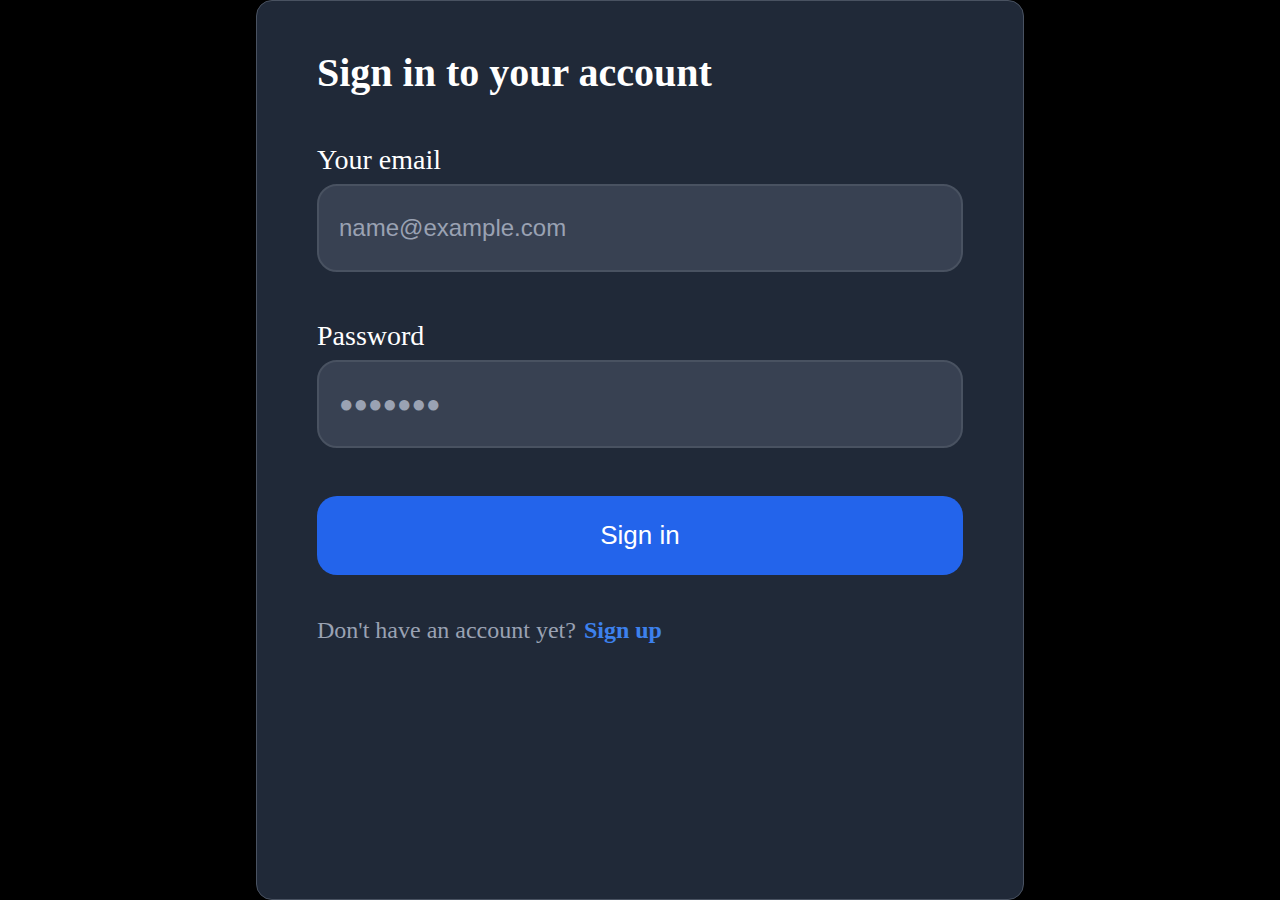
<file: database/index.html>
<!DOCTYPE html>
<html lang="en">
  <head>
    <meta charset="UTF-8" />
    <meta name="viewport" content="width=device-width, initial-scale=1.0" />
    <title>ログインホーム</title>
    <link rel="stylesheet" href="style.css" />
  </head>
  <body>
    <div class="form">
      <h1 class="heading">Sign in to your account</h1>
      <form action="" name="js-login-form">
        <div class="form-item">
          <label for="email" class="form-label">Your email</label>
          <input
            type="email"
            name="email"
            id="email"
            placeholder="name@example.com"
            autocomplete="email"
            class="form-item-input"
          />
        </div>
        <div class="form-item">
          <label for="password" class="form-label">Password</label>
          <input
            type="password"
            name="password"
            id="password"
            placeholder="●●●●●●●"
            autocomplete="current-password"
            class="form-item-input"
          />
        </div>
        <button type="button" class="btn" id="js-btn">Sign in</button>
      </form>
        <p class="form-text">
          Don't have an account yet?<a href="#" class="form-link">Sign up</a>
      </p>
    </div>

    <script src="./app.js"></script>
  </body>
</html>
</file>
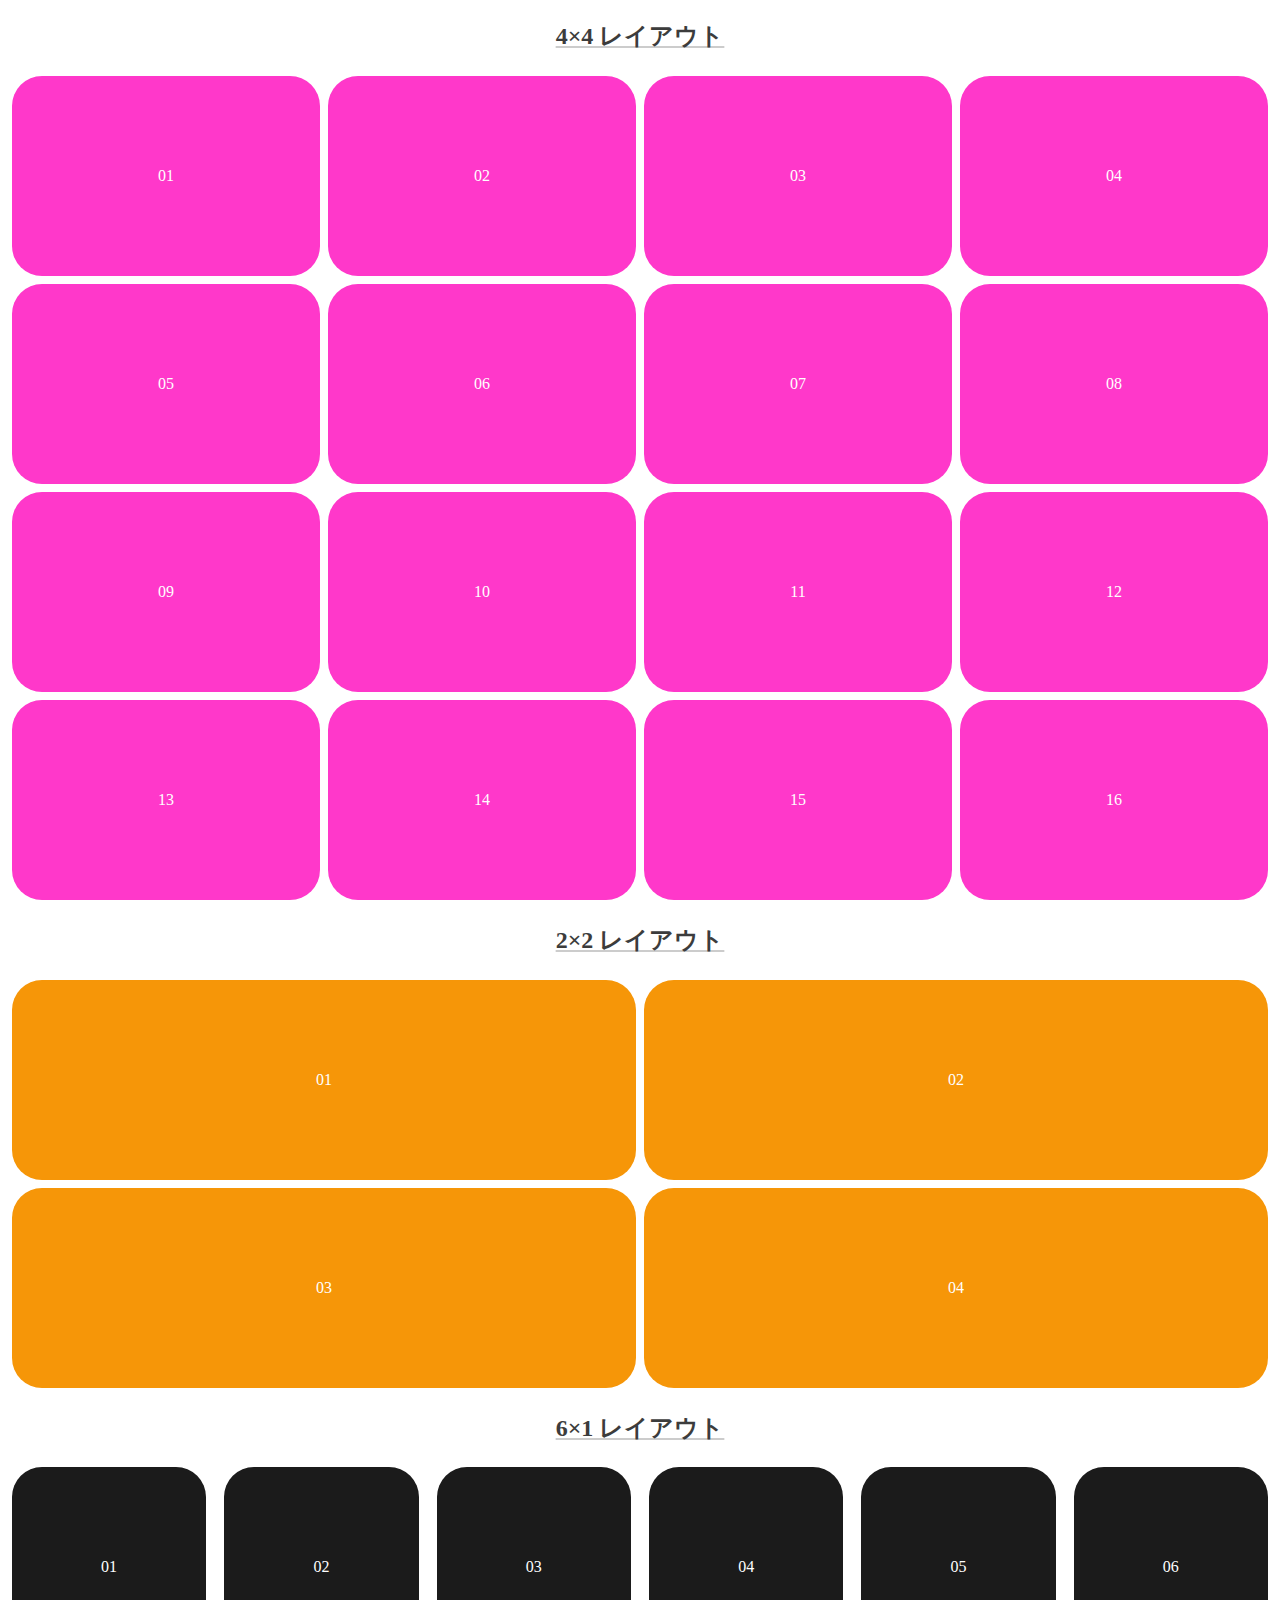
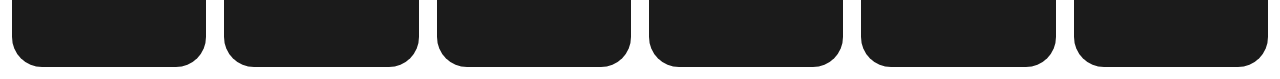
<file: html-css/grid/index.html>
<!DOCTYPE html>
<html lang="ja">
  <head>
    <meta charset="UTF-8" />
    <meta name="viewport" content="width=device-width, initial-scale=1.0" />
    <title>HTML-CSS</title>
    <link rel="stylesheet" href="style.css" />
  </head>
  <body>
    <h2 class="heading">4×4 レイアウト</h2>
    <div class="flex-grid">
      <div class="grid-item grid-col4-item">01</div>
      <div class="grid-item grid-col4-item">02</div>
      <div class="grid-item grid-col4-item">03</div>
      <div class="grid-item grid-col4-item">04</div>
      <div class="grid-item grid-col4-item">05</div>
      <div class="grid-item grid-col4-item">06</div>
      <div class="grid-item grid-col4-item">07</div>
      <div class="grid-item grid-col4-item">08</div>
      <div class="grid-item grid-col4-item">09</div>
      <div class="grid-item grid-col4-item">10</div>
      <div class="grid-item grid-col4-item">11</div>
      <div class="grid-item grid-col4-item">12</div>
      <div class="grid-item grid-col4-item">13</div>
      <div class="grid-item grid-col4-item">14</div>
      <div class="grid-item grid-col4-item">15</div>
      <div class="grid-item grid-col4-item">16</div>
    </div>

    <h2 class="heading">2×2 レイアウト</h2>
    <div class="flex-grid">
      <div class="grid-item grid-col2-item">01</div>
      <div class="grid-item grid-col2-item">02</div>
      <div class="grid-item grid-col2-item">03</div>
      <div class="grid-item grid-col2-item">04</div>
    </div>

    <h2 class="heading">6×1 レイアウト</h2>
    <div class="flex-grid">
      <div class="grid-item grid-col6-item">01</div>
      <div class="grid-item grid-col6-item">02</div>
      <div class="grid-item grid-col6-item">03</div>
      <div class="grid-item grid-col6-item">04</div>
      <div class="grid-item grid-col6-item">05</div>
      <div class="grid-item grid-col6-item">06</div>
    </div>
  </body>
</html>
</file>
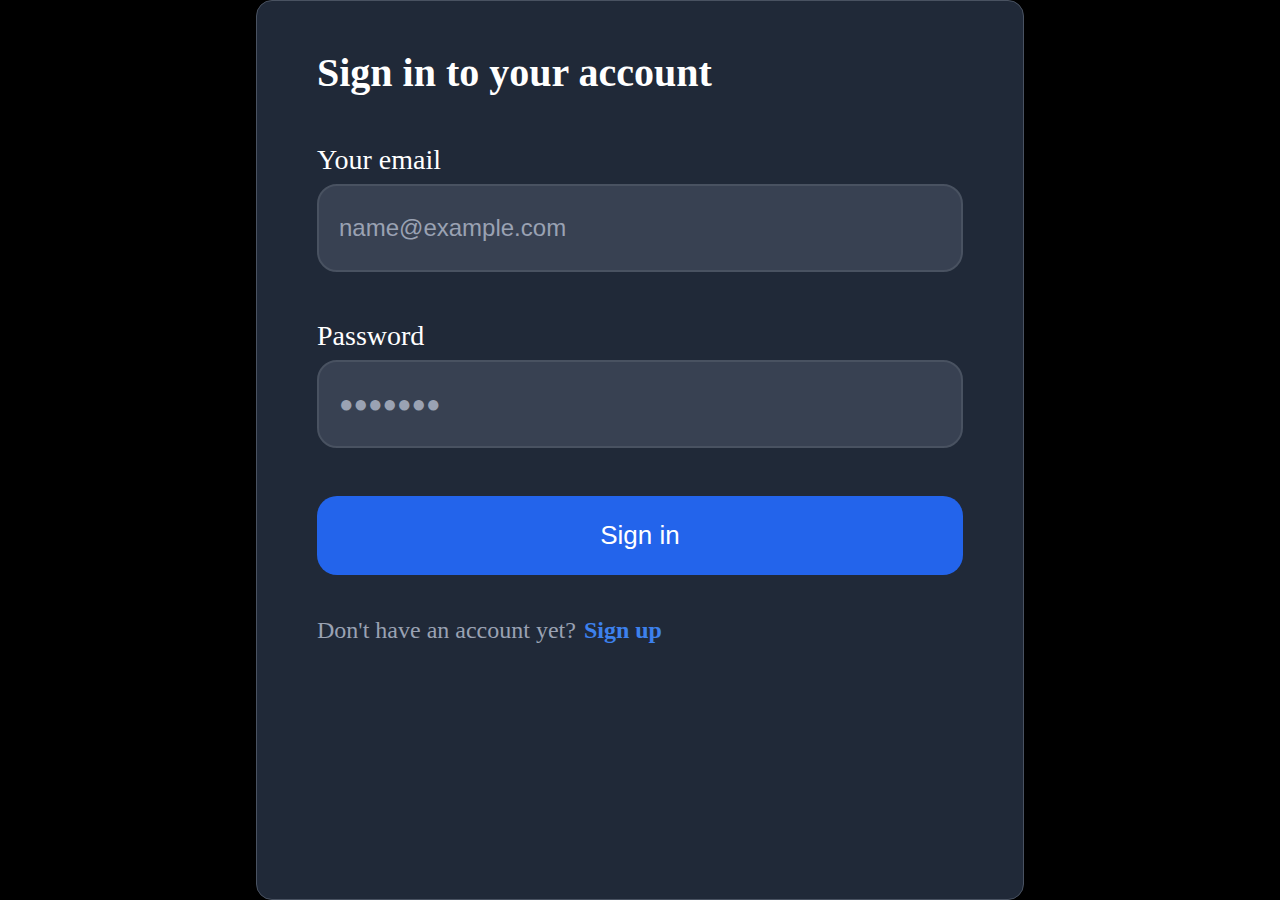
<file: html-css/login/index.html>
<!DOCTYPE html>
<html lang="en">
  <head>
    <meta charset="UTF-8" />
    <meta name="viewport" content="width=device-width, initial-scale=1.0" />
    <title>ログインホーム</title>
    <link rel="stylesheet" href="style.css" />
  </head>
  <body>
    <div class="form">
      <h1 class="heading">Sign in to your account</h1>
      <div class="form-item">
        <label for="email" class="form-label">Your email</label>
        <input
          type="email"
          name="email"
          id="email"
          placeholder="name@example.com"
          class="form-item-input"
        />
      </div>
      <div class="form-item">
        <label for="password" class="form-label">Password</label>
        <input
          type="password"
          name="password"
          id="password"
          placeholder="●●●●●●●"
          class="form-item-input"
        />
      </div>
      <button type="button" class="btn">Sign in</button>
      <p class="form-text">
        Don't have an account yet?<a href="#" class="form-link">Sign up</a>
      </p>
    </div>
  </body>
</html>
</file>
<file: database/style.css>
/*
*
*/
* {
  margin: 0;
  padding: 0;
  box-sizing: border-box;
}

/*
body
*/
body {
  background-color: #000;
}

/*
form
*/
.form {
  width: 60%;
  height: 100vh;
  margin: 0 auto;
  background-color: #202938;
  padding: 48px 60px 0 60px;
  border: 1px solid #495261;
  border-radius: 16px;
}

.form-item {
  display: flex;
  flex-direction: column;
  margin: 48px 0;
}

.form-item-input {
  border-radius: 20px;
  padding: 28px 20px;
  font-size: 24px;
  border: 2px solid #495261;
  background-color: #384152;
  color: #fff;
}

.form-item-input::placeholder {
  color: #9aa2b3;
}

.form-label {
  color: #fff;
  font-size: 28px;
  margin-bottom: 8px;
}

.form-text {
  margin-top: 42px;
  font-size: 24px;
  color: #9aa2b3;
}

.form-link {
  text-decoration: none;
  margin-left: 8px;
  color: #3d81ed;
  font-weight: bold;
}

/*
SP
*/
@media screen and (max-width: 768px) {
  .form {
    width: 100%;
    border-radius: 0;
    background-color: #202938;
    padding: 48px 16px 0 16px;
  }

  .form-item {
    display: flex;
    flex-direction: column;
    margin: 24px 0;
  }

  .form-item-input {
    border-radius: 8px;
    padding: 12px 4px;
    font-size: 14px;
    border: 1px solid #495261;
    background-color: #384152;
  }

  .form-label {
    color: #fff;
    font-size: 14px;
    margin-bottom: 8px;
  }

  .form-text {
    margin-top: 24px;
    font-size: 14px;
  }

  .form-link {
    margin-left: 4px;
  }
}

/*
heading
*/
.heading {
  text-align: left;
  color: #fff;
  font-size: 40px;
}

/*
SP
*/
@media screen and (max-width: 768px) {
  .heading {
    text-align: left;
    color: #fff;
    font-size: 20px;
  }
}

/*
btn
*/
.btn {
  background-color: #2364eb;
  border-radius: 20px;
  padding: 24px 0;
  width: 100%;
  border: none;
  color: #fff;
  font-size: 26px;
  cursor: pointer;
}

/*
SP
*/
@media screen and (max-width: 768px) {
  .btn {
    border-radius: 8px;
    padding: 12px 0;
    font-size: 14px;
  }
}
</file>
<file: html-css/grid/style.css>
/*
見出し
*/
.heading {
  color: #3c3c3c;
  text-align: center;
  text-decoration: underline #ccc;
}

/*
grid
*/
.flex-grid {
  width: 100%;
  margin: 0 auto;
  display: flex;
  flex-wrap: wrap;
  justify-content: space-between;
}

.grid-item {
  text-align: center;
  margin: 4px;
  line-height: 200px;
  color: #fff;
  border-radius: 30px;
}

.grid-col4-item {
  width: calc(25% - 8px);
  background-color: #ff38ca;
}

.grid-col2-item {
  width: calc(50% - 8px);
  background-color: #f69608;
}

.grid-col6-item {
  width: calc(16% - 8px);
  background-color: #1b1b1b;
}
</file>
<file: html-css/login/style.css>
/*
*
*/
* {
  margin: 0;
  padding: 0;
  box-sizing: border-box;
}

/*
body
*/
body {
  background-color: #000;
}

/*
form
*/
.form {
  width: 60%;
  height: 100vh;
  margin: 0 auto;
  background-color: #202938;
  padding: 48px 60px 0 60px;
  border: 1px solid #495261;
  border-radius: 16px;
}

.form-item {
  display: flex;
  flex-direction: column;
  margin: 48px 0;
}

.form-item-input {
  border-radius: 20px;
  padding: 28px 20px;
  font-size: 24px;
  border: 2px solid #495261;
  background-color: #384152;
  color: #fff;
}

.form-item-input::placeholder {
  color: #9aa2b3;
}

.form-label {
  color: #fff;
  font-size: 28px;
  margin-bottom: 8px;
}

.form-text {
  margin-top: 42px;
  font-size: 24px;
  color: #9aa2b3;
}

.form-link {
  text-decoration: none;
  margin-left: 8px;
  color: #3d81ed;
  font-weight: bold;
}

/*
SP
*/
@media screen and (max-width: 768px) {
  .form {
    width: 100%;
    border-radius: 0;
    background-color: #202938;
    padding: 48px 16px 0 16px;
  }

  .form-item {
    display: flex;
    flex-direction: column;
    margin: 24px 0;
  }

  .form-item-input {
    border-radius: 8px;
    padding: 12px 4px;
    font-size: 14px;
    border: 1px solid #495261;
    background-color: #384152;
  }

  .form-label {
    color: #fff;
    font-size: 14px;
    margin-bottom: 8px;
  }

  .form-text {
    margin-top: 24px;
    font-size: 14px;
  }

  .form-link {
    margin-left: 4px;
  }
}

/*
heading
*/
.heading {
  text-align: left;
  color: #fff;
  font-size: 40px;
}

/*
SP
*/
@media screen and (max-width: 768px) {
  .heading {
    text-align: left;
    color: #fff;
    font-size: 20px;
  }
}

/*
btn
*/
.btn {
  background-color: #2364eb;
  border-radius: 20px;
  padding: 24px 0;
  width: 100%;
  border: none;
  color: #fff;
  font-size: 26px;
  cursor: pointer;
}

/*
SP
*/
@media screen and (max-width: 768px) {
  .btn {
    border-radius: 8px;
    padding: 12px 0;
    font-size: 14px;
  }
}
</file>
